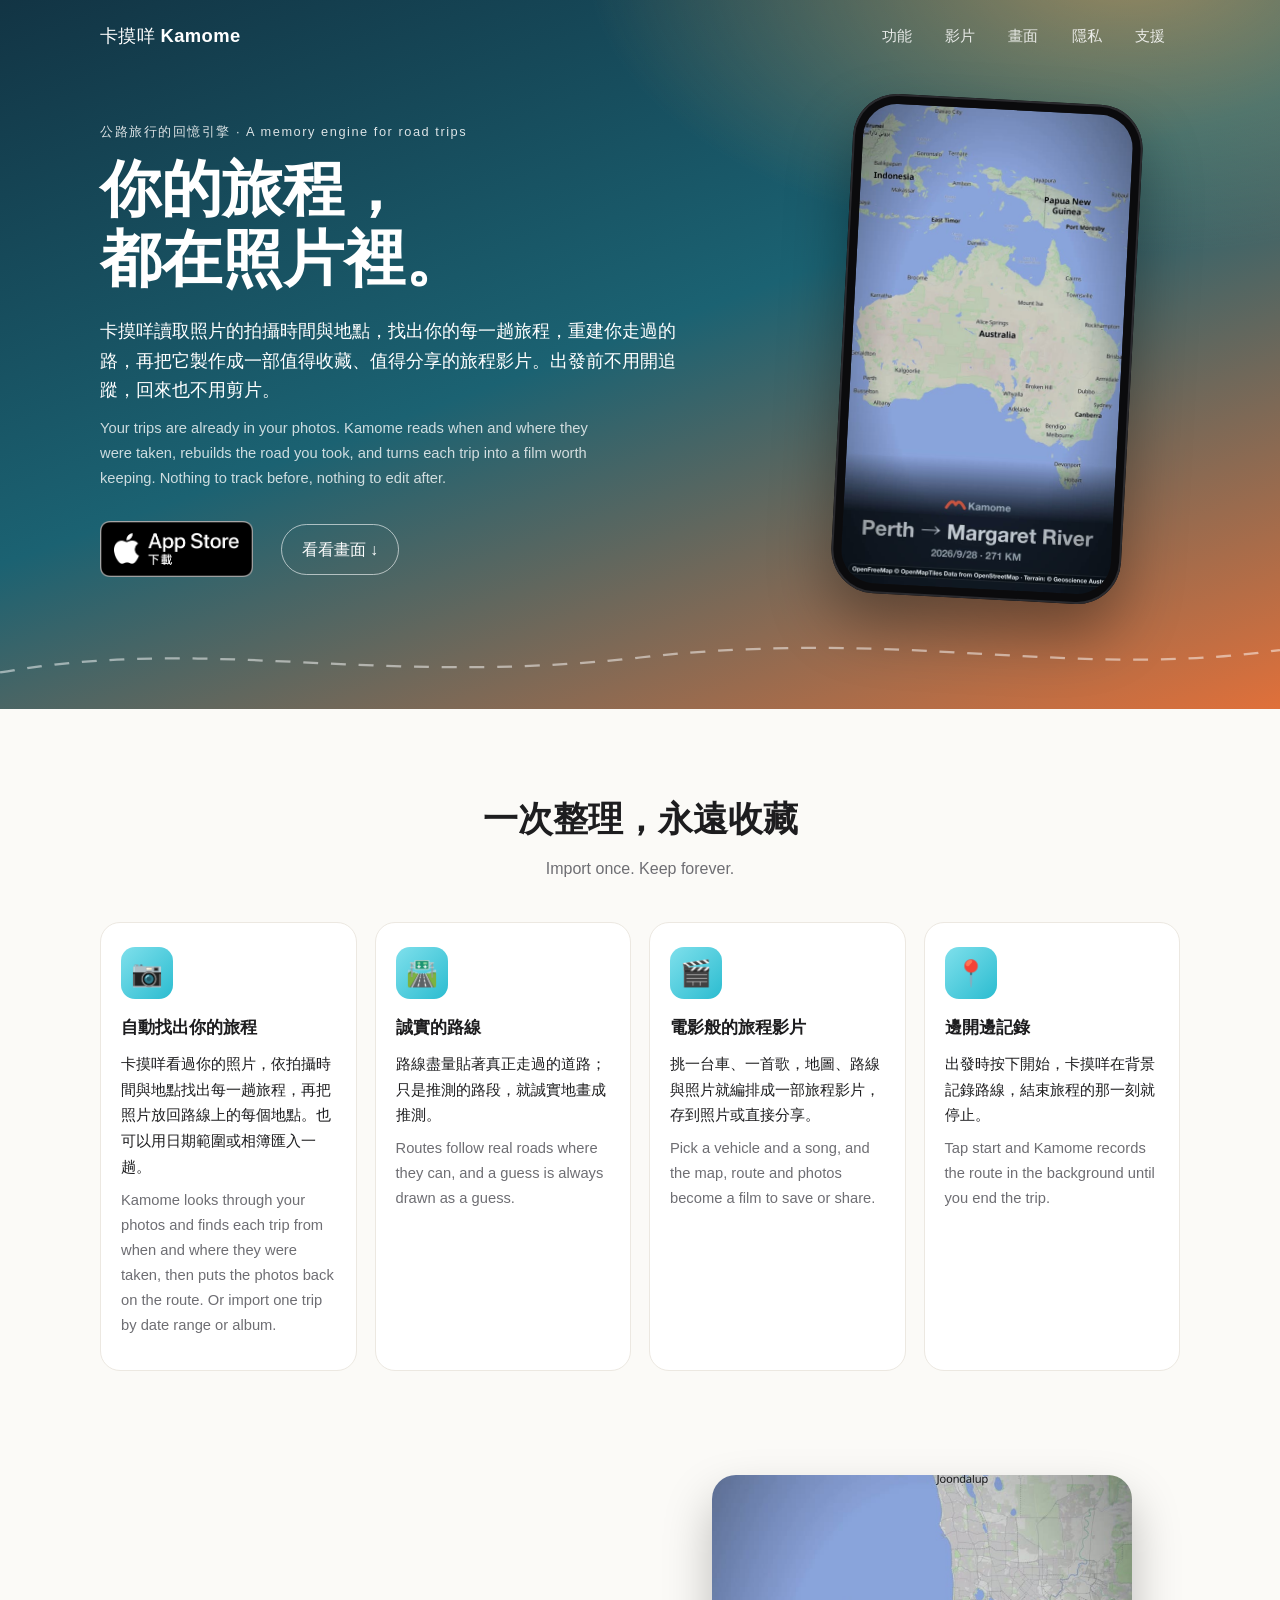
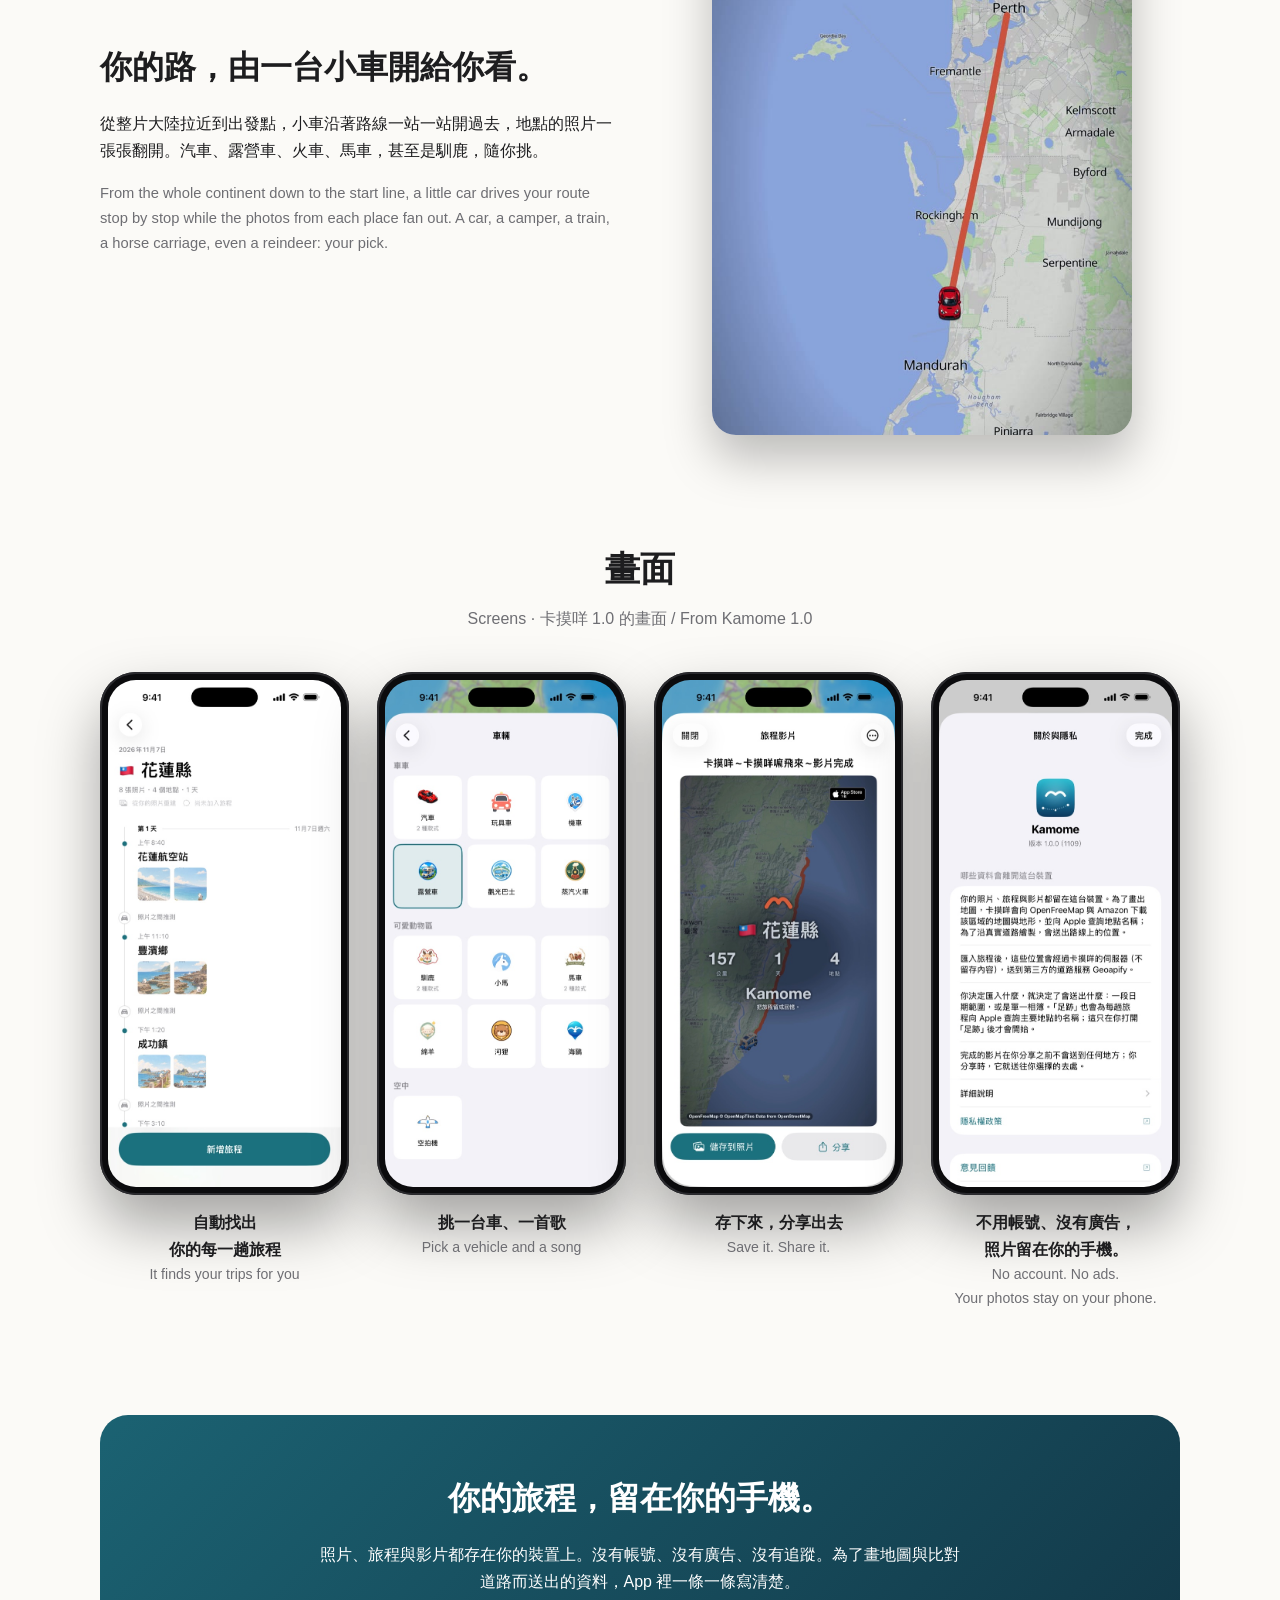
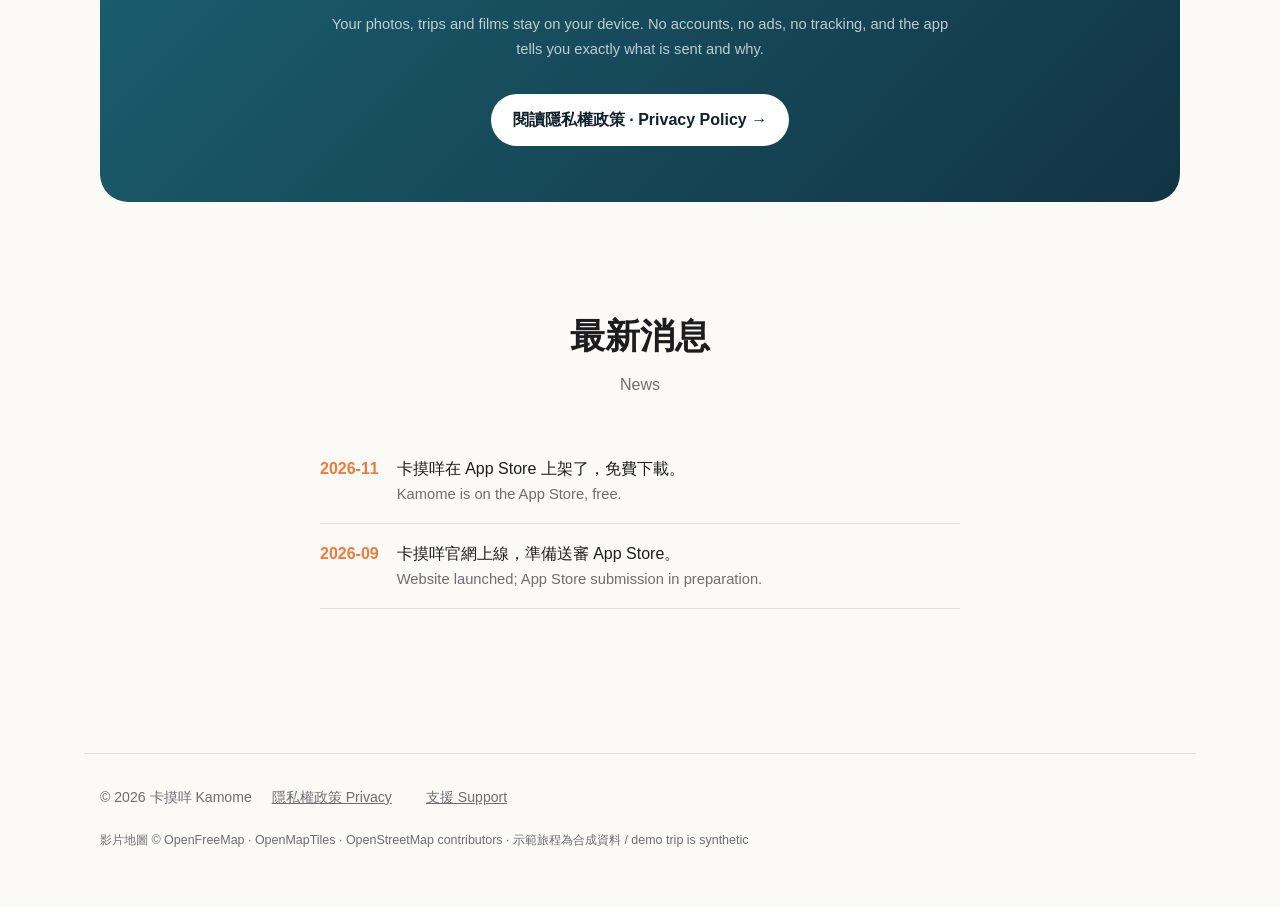
<file: index.html>
<!DOCTYPE html>
<html lang="zh-Hant">
<head>
<meta charset="utf-8">
<meta name="viewport" content="width=device-width, initial-scale=1">
<title>卡摸咩 Kamome — 公路旅行的回憶引擎</title>
<meta name="description" content="你的旅程，都在照片裡。卡摸咩從照片找出每一趟旅程，製作成一部旅程影片。Your trips are already in your photos. Kamome turns each one into a film.">
<meta property="og:title" content="卡摸咩 Kamome">
<meta property="og:description" content="你的旅程，都在照片裡。Your trips are already in your photos. 卡摸咩 Kamome 現已上架 App Store。">
<meta property="og:image" content="https://wen-chiu.github.io/kamome-site/assets/film-poster.jpg">
<link rel="stylesheet" href="style.css">
<link rel="stylesheet" href="home.css">
</head>
<body class="home">

<header class="hero">
  <nav class="top">
    <span class="brand">卡摸咩 <b>Kamome</b></span>
    <span class="links"><a href="#features">功能</a><a href="#film">影片</a><a href="#screens">畫面</a><a href="#privacy">隱私</a><a href="support/">支援</a></span>
  </nav>
  <div class="hero-grid">
    <div class="hero-copy">
      <p class="eyebrow">公路旅行的回憶引擎 · A memory engine for road trips</p>
      <h1>你的旅程，<br>都在照片裡。</h1>
      <p class="lede">卡摸咩讀取照片的拍攝時間與地點，找出你的每一趟旅程，重建你走過的路，再把它製作成一部值得收藏、值得分享的旅程影片。出發前不用開追蹤，回來也不用剪片。</p>
      <p class="lede en">Your trips are already in your photos. Kamome reads when and where they were taken, rebuilds the road you took, and turns each trip into a film worth keeping. Nothing to track before, nothing to edit after.</p>
      <div class="cta">
        <a class="store" href="https://apps.apple.com/app/id6813758768"><img src="assets/app-store-badge-zh-Hant.png" alt="在 App Store 下載卡摸咩 · Download Kamome on the App Store" width="153" height="56"></a>
        <a class="ghost" href="#screens">看看畫面 ↓</a>
      </div>
    </div>
    <div class="hero-phone">
      <div class="phone film">
        <video src="assets/film-clip.mp4" poster="assets/film-poster.jpg" autoplay muted loop playsinline aria-label="卡摸咩旅程影片片段"></video>
      </div>
    </div>
  </div>
  <svg class="road" viewBox="0 0 1200 120" preserveAspectRatio="none" aria-hidden="true">
    <path d="M0,90 C200,40 350,110 600,70 C850,30 1000,100 1200,60" fill="none" stroke="currentColor" stroke-width="3" stroke-dasharray="14 12"/>
  </svg>
</header>

<main class="wide">

<section id="features">
  <h2 class="section-title">一次整理，永遠收藏</h2>
  <p class="section-sub">Import once. Keep forever.</p>
  <div class="cards">
    <article class="card">
      <div class="icon">📷</div>
      <h3>自動找出你的旅程</h3>
      <p>卡摸咩看過你的照片，依拍攝時間與地點找出每一趟旅程，再把照片放回路線上的每個地點。也可以用日期範圍或相簿匯入一趟。</p>
      <p class="en">Kamome looks through your photos and finds each trip from when and where they were taken, then puts the photos back on the route. Or import one trip by date range or album.</p>
    </article>
    <article class="card">
      <div class="icon">🛣️</div>
      <h3>誠實的路線</h3>
      <p>路線盡量貼著真正走過的道路；只是推測的路段，就誠實地畫成推測。</p>
      <p class="en">Routes follow real roads where they can, and a guess is always drawn as a guess.</p>
    </article>
    <article class="card">
      <div class="icon">🎬</div>
      <h3>電影般的旅程影片</h3>
      <p>挑一台車、一首歌，地圖、路線與照片就編排成一部旅程影片，存到照片或直接分享。</p>
      <p class="en">Pick a vehicle and a song, and the map, route and photos become a film to save or share.</p>
    </article>
    <article class="card">
      <div class="icon">📍</div>
      <h3>邊開邊記錄</h3>
      <p>出發時按下開始，卡摸咩在背景記錄路線，結束旅程的那一刻就停止。</p>
      <p class="en">Tap start and Kamome records the route in the background until you end the trip.</p>
    </article>
  </div>
</section>

<section id="film" class="film-band">
  <div class="film-copy">
    <h2>你的路，由一台小車開給你看。</h2>
    <p>從整片大陸拉近到出發點，小車沿著路線一站一站開過去，地點的照片一張張翻開。汽車、露營車、火車、馬車，甚至是馴鹿，隨你挑。</p>
    <p class="en">From the whole continent down to the start line, a little car drives your route stop by stop while the photos from each place fan out. A car, a camper, a train, a horse carriage, even a reindeer: your pick.</p>
  </div>
  <div class="film-still">
    <img src="assets/film-drive.jpg" alt="旅程影片中，小車沿著海岸公路行駛" loading="lazy">
  </div>
</section>

<section id="screens">
  <h2 class="section-title">畫面</h2>
  <p class="section-sub">Screens · 卡摸咩 1.0 的畫面 / From Kamome 1.0</p>
  <div class="gallery">
    <figure><div class="phone"><img src="assets/screen-journey.jpg" alt="從照片重建的一趟旅程：每個地點和在那裡拍的照片" loading="lazy"></div><figcaption>自動找出<br>你的每一趟旅程<span>It finds your trips for you</span></figcaption></figure>
    <figure><div class="phone"><img src="assets/screen-vehicle.jpg" alt="選擇影片裡的車輛：汽車、露營車、火車、馴鹿等" loading="lazy"></div><figcaption>挑一台車、一首歌<span>Pick a vehicle and a song</span></figcaption></figure>
    <figure><div class="phone"><img src="assets/screen-save-share.jpg" alt="完成的旅程影片，可以存到照片或分享" loading="lazy"></div><figcaption>存下來，分享出去<span>Save it. Share it.</span></figcaption></figure>
    <figure><div class="phone"><img src="assets/screen-privacy.jpg" alt="關於與隱私：哪些資料會離開這台裝置" loading="lazy"></div><figcaption>不用帳號、沒有廣告，<br>照片留在你的手機。<span>No account. No ads.<br>Your photos stay on your phone.</span></figcaption></figure>
  </div>
</section>

<section id="privacy" class="privacy-band">
  <div>
    <h2><span class="phrase">你的旅程，</span><span class="phrase">留在你的手機。</span></h2>
    <p>照片、旅程與影片都存在你的裝置上。沒有帳號、沒有廣告、沒有追蹤。為了畫地圖與比對道路而送出的資料，App 裡一條一條寫清楚。</p>
    <p class="en">Your photos, trips and films stay on your device. No accounts, no ads, no tracking, and the app tells you exactly what is sent and why.</p>
    <a class="pill" href="privacy/"><span class="phrase">閱讀隱私權政策 ·</span> <span class="phrase">Privacy Policy&nbsp;→</span></a>
  </div>
</section>

<section id="news">
  <h2 class="section-title">最新消息</h2>
  <p class="section-sub">News</p>
  <ul class="news">
    <li><time>2026-11</time><span><span class="phrase">卡摸咩在 App Store 上架了，</span><span class="phrase">免費下載。</span><em class="en">Kamome is on the App Store, free.</em></span></li>
    <li><time>2026-09</time><span><span class="phrase">卡摸咩官網上線，</span><span class="phrase">準備送審 App&nbsp;Store。</span><em class="en">Website launched; App Store submission in preparation.</em></span></li>
  </ul>
</section>

</main>

<footer class="site-foot">
  <span>© 2026 卡摸咩 Kamome</span>
  <a href="privacy/">隱私權政策 Privacy</a>
  <a href="support/">支援 Support</a>
  <span class="credit">影片地圖 © OpenFreeMap · OpenMapTiles · OpenStreetMap contributors · 示範旅程為合成資料 / demo trip is synthetic</span>
</footer>

</body>
</html>
</file>
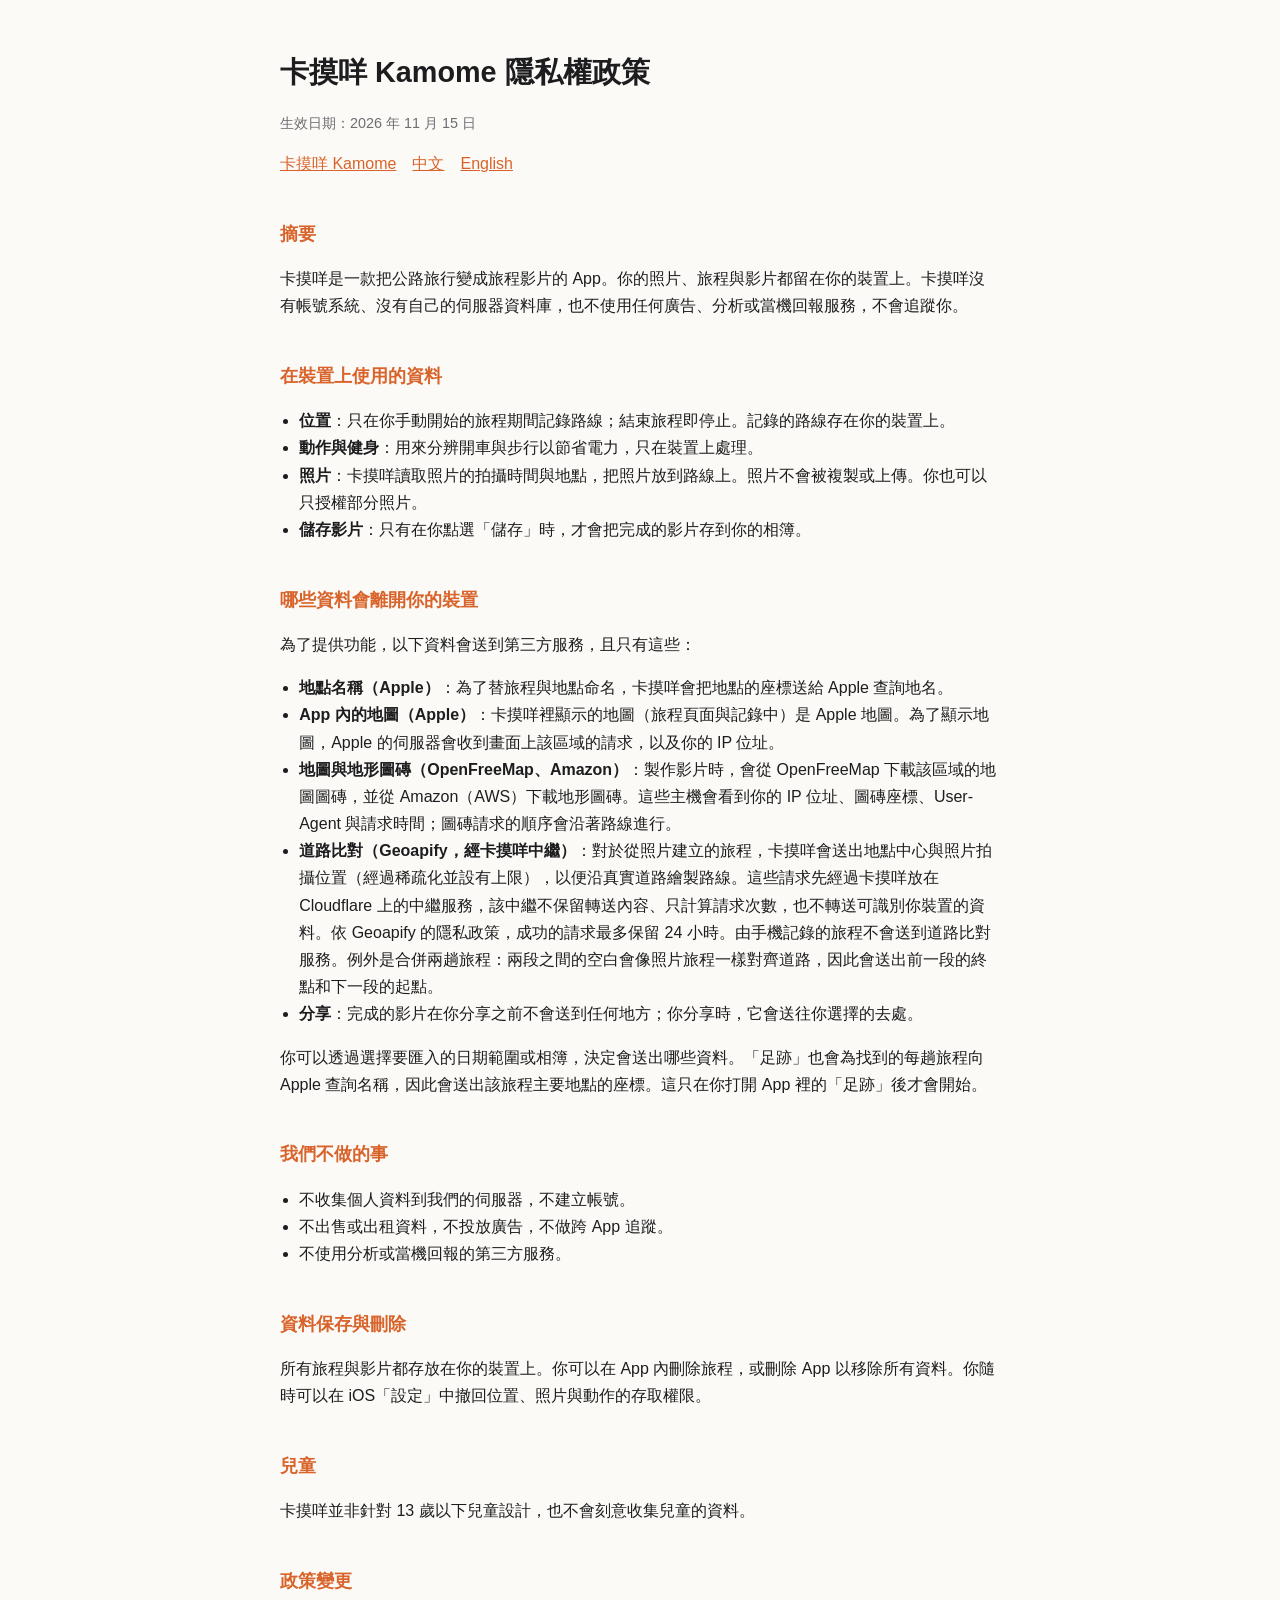
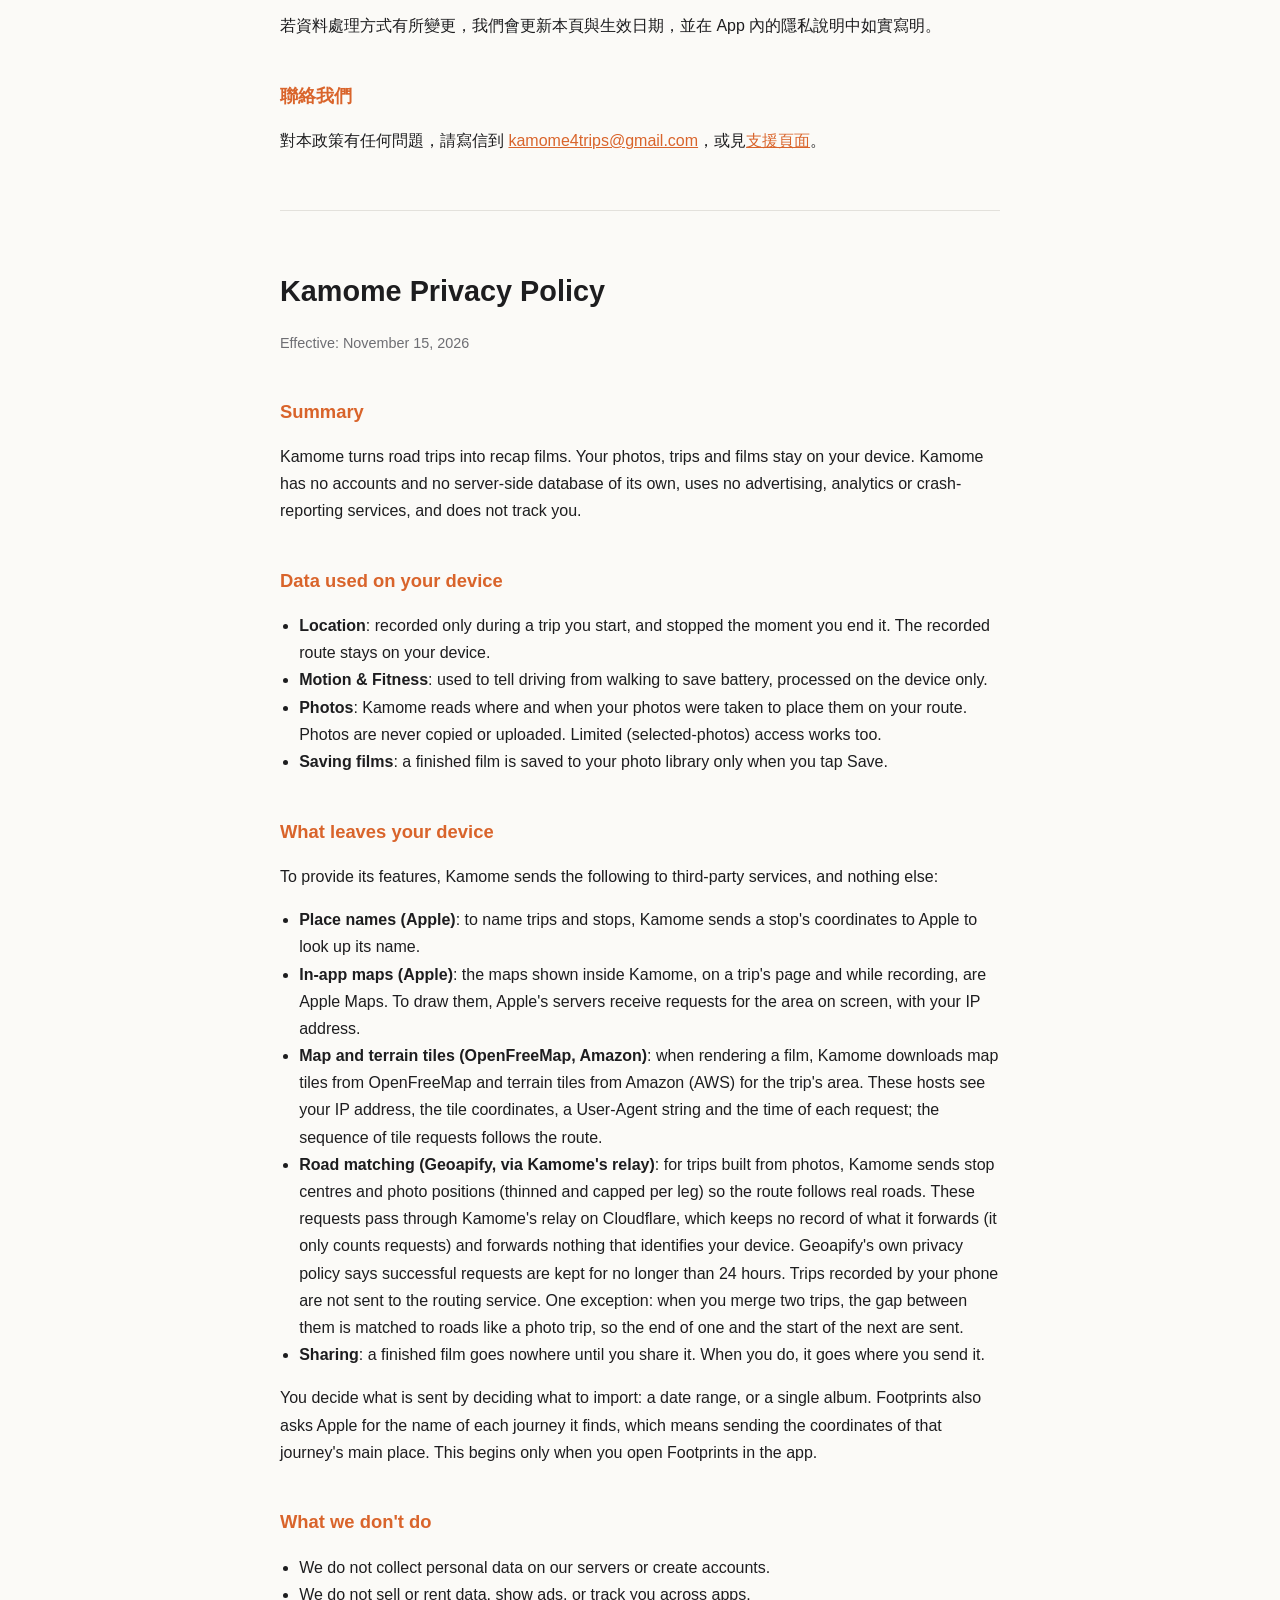
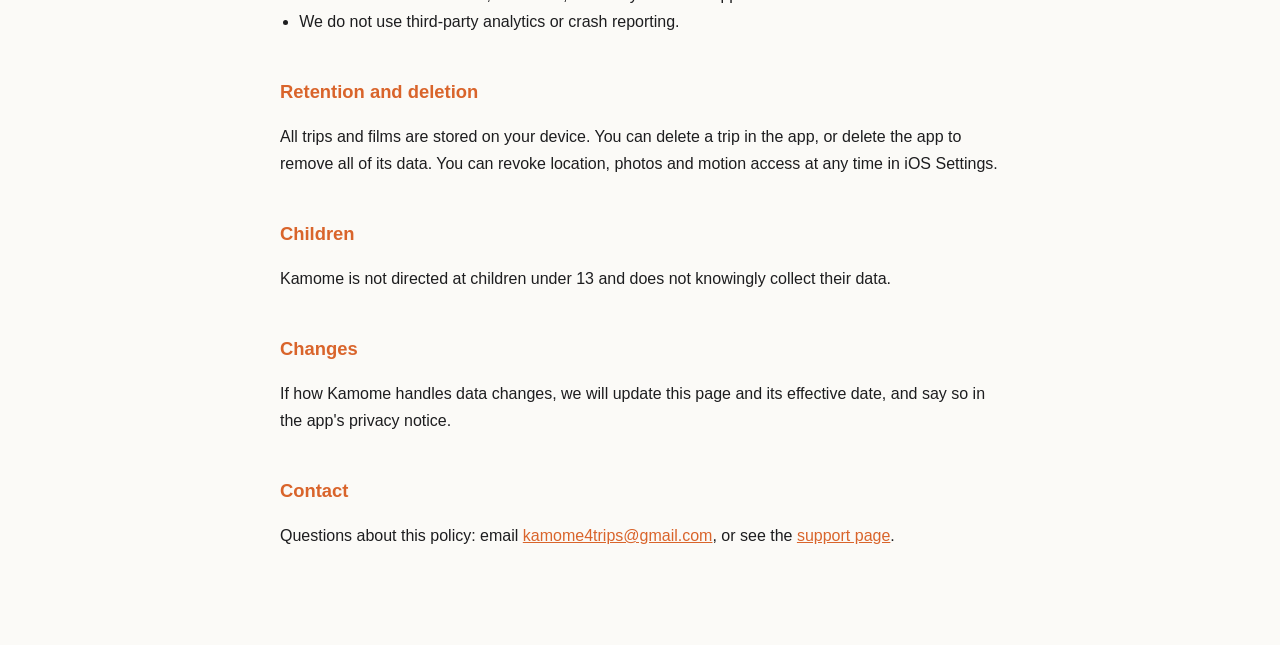
<file: privacy/index.html>
<!DOCTYPE html>
<html lang="zh-Hant">
<head>
<meta charset="utf-8">
<meta name="viewport" content="width=device-width, initial-scale=1">
<title>卡摸咩 Kamome — 隱私權政策 Privacy Policy</title>
<link rel="stylesheet" href="../style.css">
</head>
<body>
<main>

<h1>卡摸咩 Kamome 隱私權政策</h1>
<p class="meta">生效日期：2026 年 11 月 15 日</p>
<nav><a href="../">卡摸咩 Kamome</a><a href="#zh">中文</a><a href="#en">English</a></nav>

<section id="zh">
<h2>摘要</h2>
<p>卡摸咩是一款把公路旅行變成旅程影片的 App。你的照片、旅程與影片都留在你的裝置上。卡摸咩沒有帳號系統、沒有自己的伺服器資料庫，也不使用任何廣告、分析或當機回報服務，不會追蹤你。</p>

<h2>在裝置上使用的資料</h2>
<ul>
  <li><strong>位置</strong>：只在你手動開始的旅程期間記錄路線；結束旅程即停止。記錄的路線存在你的裝置上。</li>
  <li><strong>動作與健身</strong>：用來分辨開車與步行以節省電力，只在裝置上處理。</li>
  <li><strong>照片</strong>：卡摸咩讀取照片的拍攝時間與地點，把照片放到路線上。照片不會被複製或上傳。你也可以只授權部分照片。</li>
  <li><strong>儲存影片</strong>：只有在你點選「儲存」時，才會把完成的影片存到你的相簿。</li>
</ul>

<h2>哪些資料會離開你的裝置</h2>
<p>為了提供功能，以下資料會送到第三方服務，且只有這些：</p>
<ul>
  <li><strong>地點名稱（Apple）</strong>：為了替旅程與地點命名，卡摸咩會把地點的座標送給 Apple 查詢地名。</li>
  <li><strong>App 內的地圖（Apple）</strong>：卡摸咩裡顯示的地圖（旅程頁面與記錄中）是 Apple 地圖。為了顯示地圖，Apple 的伺服器會收到畫面上該區域的請求，以及你的 IP 位址。</li>
  <li><strong>地圖與地形圖磚（OpenFreeMap、Amazon）</strong>：製作影片時，會從 OpenFreeMap 下載該區域的地圖圖磚，並從 Amazon（AWS）下載地形圖磚。這些主機會看到你的 IP 位址、圖磚座標、User-Agent 與請求時間；圖磚請求的順序會沿著路線進行。</li>
  <li><strong>道路比對（Geoapify，經卡摸咩中繼）</strong>：對於從照片建立的旅程，卡摸咩會送出地點中心與照片拍攝位置（經過稀疏化並設有上限），以便沿真實道路繪製路線。這些請求先經過卡摸咩放在 Cloudflare 上的中繼服務，該中繼不保留轉送內容、只計算請求次數，也不轉送可識別你裝置的資料。依 Geoapify 的隱私政策，成功的請求最多保留 24 小時。由手機記錄的旅程不會送到道路比對服務。例外是合併兩趟旅程：兩段之間的空白會像照片旅程一樣對齊道路，因此會送出前一段的終點和下一段的起點。</li>
  <li><strong>分享</strong>：完成的影片在你分享之前不會送到任何地方；你分享時，它會送往你選擇的去處。</li>
</ul>
<p>你可以透過選擇要匯入的日期範圍或相簿，決定會送出哪些資料。「足跡」也會為找到的每趟旅程向 Apple 查詢名稱，因此會送出該旅程主要地點的座標。這只在你打開 App 裡的「足跡」後才會開始。</p>

<h2>我們不做的事</h2>
<ul>
  <li>不收集個人資料到我們的伺服器，不建立帳號。</li>
  <li>不出售或出租資料，不投放廣告，不做跨 App 追蹤。</li>
  <li>不使用分析或當機回報的第三方服務。</li>
</ul>

<h2>資料保存與刪除</h2>
<p>所有旅程與影片都存放在你的裝置上。你可以在 App 內刪除旅程，或刪除 App 以移除所有資料。你隨時可以在 iOS「設定」中撤回位置、照片與動作的存取權限。</p>

<h2>兒童</h2>
<p>卡摸咩並非針對 13 歲以下兒童設計，也不會刻意收集兒童的資料。</p>

<h2>政策變更</h2>
<p>若資料處理方式有所變更，我們會更新本頁與生效日期，並在 App 內的隱私說明中如實寫明。</p>

<h2>聯絡我們</h2>
<p>對本政策有任何問題，請寫信到 <a href="mailto:kamome4trips@gmail.com">kamome4trips@gmail.com</a>，或見<a href="../support/">支援頁面</a>。</p>
</section>

<hr>

<section id="en" lang="en">
<h1>Kamome Privacy Policy</h1>
<p class="meta">Effective: November 15, 2026</p>

<h2>Summary</h2>
<p>Kamome turns road trips into recap films. Your photos, trips and films stay on your device. Kamome has no accounts and no server-side database of its own, uses no advertising, analytics or crash-reporting services, and does not track you.</p>

<h2>Data used on your device</h2>
<ul>
  <li><strong>Location</strong>: recorded only during a trip you start, and stopped the moment you end it. The recorded route stays on your device.</li>
  <li><strong>Motion &amp; Fitness</strong>: used to tell driving from walking to save battery, processed on the device only.</li>
  <li><strong>Photos</strong>: Kamome reads where and when your photos were taken to place them on your route. Photos are never copied or uploaded. Limited (selected-photos) access works too.</li>
  <li><strong>Saving films</strong>: a finished film is saved to your photo library only when you tap Save.</li>
</ul>

<h2>What leaves your device</h2>
<p>To provide its features, Kamome sends the following to third-party services, and nothing else:</p>
<ul>
  <li><strong>Place names (Apple)</strong>: to name trips and stops, Kamome sends a stop's coordinates to Apple to look up its name.</li>
  <li><strong>In-app maps (Apple)</strong>: the maps shown inside Kamome, on a trip's page and while recording, are Apple Maps. To draw them, Apple's servers receive requests for the area on screen, with your IP address.</li>
  <li><strong>Map and terrain tiles (OpenFreeMap, Amazon)</strong>: when rendering a film, Kamome downloads map tiles from OpenFreeMap and terrain tiles from Amazon (AWS) for the trip's area. These hosts see your IP address, the tile coordinates, a User-Agent string and the time of each request; the sequence of tile requests follows the route.</li>
  <li><strong>Road matching (Geoapify, via Kamome's relay)</strong>: for trips built from photos, Kamome sends stop centres and photo positions (thinned and capped per leg) so the route follows real roads. These requests pass through Kamome's relay on Cloudflare, which keeps no record of what it forwards (it only counts requests) and forwards nothing that identifies your device. Geoapify's own privacy policy says successful requests are kept for no longer than 24 hours. Trips recorded by your phone are not sent to the routing service. One exception: when you merge two trips, the gap between them is matched to roads like a photo trip, so the end of one and the start of the next are sent.</li>
  <li><strong>Sharing</strong>: a finished film goes nowhere until you share it. When you do, it goes where you send it.</li>
</ul>
<p>You decide what is sent by deciding what to import: a date range, or a single album. Footprints also asks Apple for the name of each journey it finds, which means sending the coordinates of that journey's main place. This begins only when you open Footprints in the app.</p>

<h2>What we don't do</h2>
<ul>
  <li>We do not collect personal data on our servers or create accounts.</li>
  <li>We do not sell or rent data, show ads, or track you across apps.</li>
  <li>We do not use third-party analytics or crash reporting.</li>
</ul>

<h2>Retention and deletion</h2>
<p>All trips and films are stored on your device. You can delete a trip in the app, or delete the app to remove all of its data. You can revoke location, photos and motion access at any time in iOS Settings.</p>

<h2>Children</h2>
<p>Kamome is not directed at children under 13 and does not knowingly collect their data.</p>

<h2>Changes</h2>
<p>If how Kamome handles data changes, we will update this page and its effective date, and say so in the app's privacy notice.</p>

<h2>Contact</h2>
<p>Questions about this policy: email <a href="mailto:kamome4trips@gmail.com">kamome4trips@gmail.com</a>, or see the <a href="../support/">support page</a>.</p>
</section>

</main>
</body>
</html>
</file>
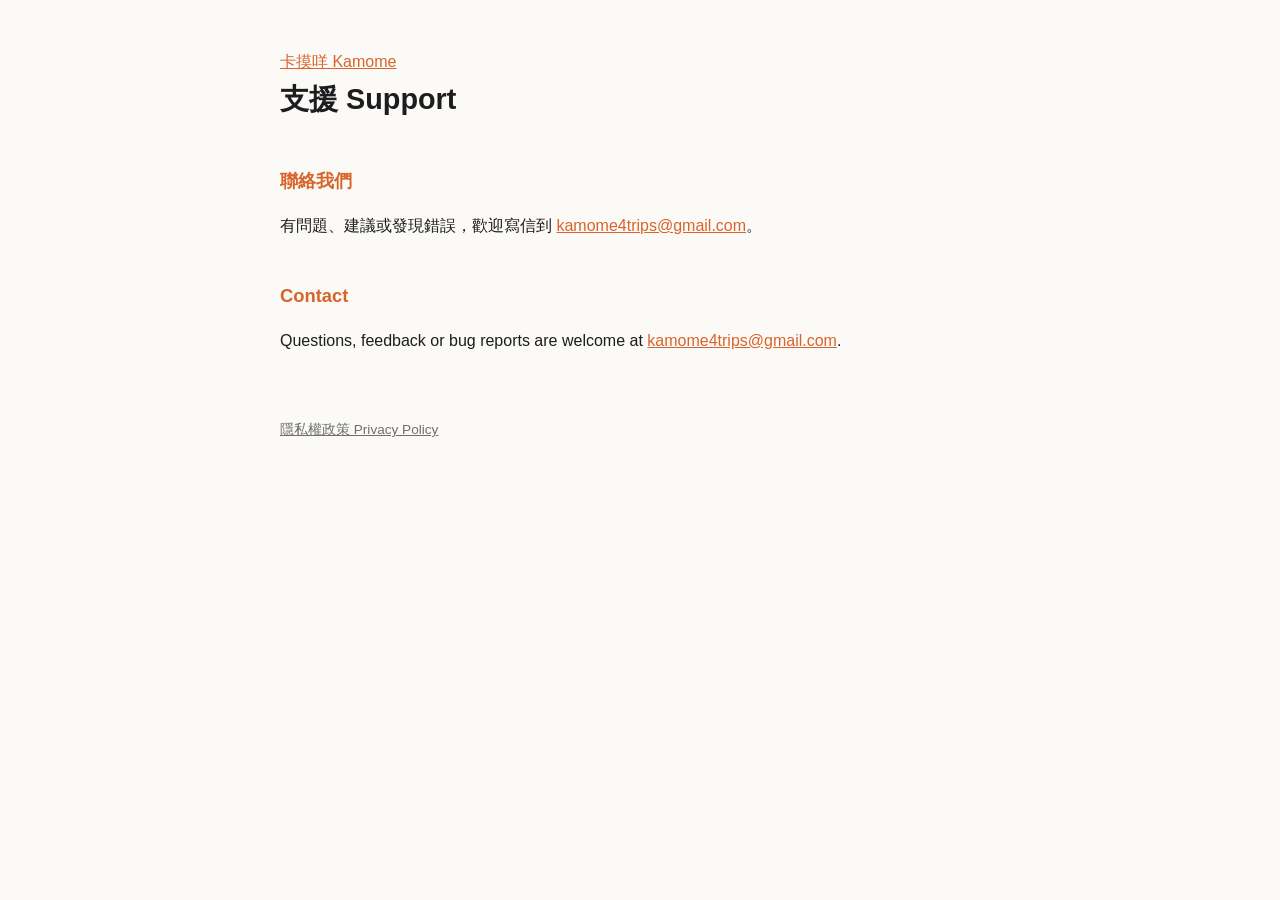
<file: support/index.html>
<!DOCTYPE html>
<html lang="zh-Hant">
<head>
<meta charset="utf-8">
<meta name="viewport" content="width=device-width, initial-scale=1">
<title>卡摸咩 Kamome — 支援 Support</title>
<link rel="stylesheet" href="../style.css">
</head>
<body>
<main>
<nav><a href="../">卡摸咩 Kamome</a></nav>
<h1>支援 Support</h1>

<h2>聯絡我們</h2>
<p>有問題、建議或發現錯誤，歡迎寫信到 <a href="mailto:kamome4trips@gmail.com">kamome4trips@gmail.com</a>。</p>

<h2 lang="en">Contact</h2>
<p lang="en">Questions, feedback or bug reports are welcome at <a href="mailto:kamome4trips@gmail.com">kamome4trips@gmail.com</a>.</p>

<footer><a href="../privacy/">隱私權政策 Privacy Policy</a></footer>
</main>
</body>
</html>
</file>
<file: style.css>
:root { --bg:#fbfaf7; --fg:#1d1d1f; --muted:#6e6e73; --rule:#e3e1dc; --accent:#d9642b; }
@media (prefers-color-scheme: dark) {
  :root { --bg:#141416; --fg:#ececef; --muted:#9a9aa0; --rule:#2c2c30; --accent:#4fc3d9; }
}
body { margin:0; background:var(--bg); color:var(--fg);
       font:16px/1.7 -apple-system, BlinkMacSystemFont, "PingFang TC", "Noto Sans TC", sans-serif; }
main { max-width:720px; margin:0 auto; padding:48px 16px 80px; }
h1 { font-size:1.8rem; margin:0 0 4px; }
h2 { font-size:1.15rem; margin:2.2em 0 .4em; color:var(--accent); }
.meta { color:var(--muted); font-size:.9rem; }
nav a { color:var(--accent); margin-right:1em; }
hr { border:0; border-top:1px solid var(--rule); margin:56px 0; }
ul { padding-left:1.2em; }
a { color:var(--accent); }
footer { color:var(--muted); font-size:.85rem; margin-top:64px; }
footer a { color:var(--muted); margin-right:1em; }
</file>
<file: home.css>
/* Promo home page. Palette follows the app and film: sea cyan, sunset orange trail. */
.home {
  --sun:#f07a3a; --sun2:#ffb35c; --sea:#2bbcd0; --ink:#10212b;
  --card:#ffffff; --card-rule:#ece8e1;
}
@media (prefers-color-scheme: dark) {
  .home { --card:#1c1c20; --card-rule:#2c2c30; }
}
.home .en { color:var(--muted); font-size:.92em; }

/* Hero */
.hero {
  position:relative; overflow:hidden; color:#fff;
  background:
    radial-gradient(900px 480px at 88% -5%, rgba(255,179,92,.55), transparent 60%),
    linear-gradient(160deg, #123444 0%, #1b6272 48%, #e0703a 100%);
  padding:0 16px 110px;
}
.hero .en { color:rgba(255,255,255,.78); }
.top { max-width:1080px; margin:0 auto; display:flex; justify-content:space-between; align-items:center; padding:20px 0; gap:12px; flex-wrap:wrap; }
.brand { font-size:1.15rem; letter-spacing:.02em; }
.top .links a { color:#fff; opacity:.85; text-decoration:none; margin-left:18px; font-size:.95rem; }
.top .links a:hover { opacity:1; }
.hero-grid { max-width:1080px; margin:0 auto; display:grid; grid-template-columns:1.25fr .75fr; gap:48px; align-items:center; padding-top:28px; }
.eyebrow { letter-spacing:.12em; font-size:.8rem; opacity:.85; margin:0 0 12px; }
.hero h1 { font-size:clamp(2.2rem, 5.4vw, 3.8rem); line-height:1.15; margin:0 0 22px; }
.lede { font-size:1.1rem; max-width:34em; margin:0 0 10px; }
.cta { display:flex; gap:28px; flex-wrap:wrap; align-items:center; margin-top:30px; }
/* Apple's badge, unmodified: at least 40 px tall, clear space of a quarter of its height (App Store Marketing Guidelines). */
.store { display:inline-block; line-height:0; }
.store img { display:block; height:56px; width:auto; }
.ghost { color:#fff; border:1px solid rgba(255,255,255,.6); border-radius:999px; padding:11px 20px; text-decoration:none; }
.road { position:absolute; left:0; right:0; bottom:14px; width:100%; height:90px; color:rgba(255,255,255,.5); }
.hero-phone { display:flex; justify-content:center; }
.hero-phone .phone { width:min(270px, 68vw); transform:rotate(3deg); }

/* Phone frame */
.phone {
  background:#0b0b0d; border-radius:44px; padding:10px;
  box-shadow:0 30px 60px rgba(0,0,0,.35), inset 0 0 0 2px #2a2a2e;
}
.phone img, .phone video { display:block; width:100%; border-radius:34px; aspect-ratio:1206/2622; object-fit:cover; background:#222; }
.phone.film img, .phone.film video { aspect-ratio:9/16; }

/* Sections */
main.wide { max-width:1080px; padding:80px 16px 40px; }
.section-title { font-size:clamp(1.6rem, 3.4vw, 2.2rem); margin:0; color:var(--fg); text-align:center; }
.section-sub { text-align:center; color:var(--muted); margin:6px 0 40px; }
main section { margin-bottom:104px; }

.cards { display:grid; grid-template-columns:repeat(4, 1fr); gap:18px; }
.card { background:var(--card); border:1px solid var(--card-rule); border-radius:20px; padding:24px 20px; }
.card .icon { font-size:1.6rem; width:52px; height:52px; display:grid; place-items:center; border-radius:14px; background:linear-gradient(135deg, #7fe0ec, var(--sea)); margin-bottom:14px; }
.card h3 { margin:0 0 8px; font-size:1.08rem; }
.card p { margin:0 0 8px; font-size:.95rem; }

.film-band { display:grid; grid-template-columns:1fr 1fr; gap:48px; align-items:center; }
.film-copy h2 { font-size:clamp(1.5rem, 3vw, 2rem); margin:0 0 16px; color:var(--fg); }
.film-still img { width:100%; max-width:420px; display:block; margin:0 auto; border-radius:24px; box-shadow:0 24px 48px rgba(0,0,0,.25); aspect-ratio:9/16; object-fit:cover; object-position:50% 45%; max-height:560px; }

.gallery { display:grid; grid-template-columns:repeat(4, 1fr); gap:28px; }
.gallery figure { margin:0; }
.gallery .phone { border-radius:36px; padding:8px; }
.gallery .phone img { border-radius:28px; }
.gallery figcaption { text-align:center; margin-top:14px; font-weight:600; }
.gallery figcaption span { display:block; font-weight:400; color:var(--muted); font-size:.88rem; }

.privacy-band { border-radius:28px; padding:56px 32px; color:#fff; text-align:center;
  background:linear-gradient(135deg, #1b6272, #123444); }
.privacy-band > div { max-width:640px; margin:0 auto; }
.privacy-band h2 { margin:0 0 16px; font-size:clamp(1.5rem, 3vw, 2rem); color:#fff; }
.phrase { display:inline-block; } /* a line breaks between phrases, never inside one */
.privacy-band .en { color:rgba(255,255,255,.72); }
.pill { display:inline-block; margin-top:18px; background:#fff; color:var(--ink); border-radius:999px; padding:12px 22px; text-decoration:none; font-weight:600; }

.news { list-style:none; padding:0; max-width:640px; margin:0 auto; }
.news li { display:flex; gap:18px; padding:16px 0; border-bottom:1px solid var(--rule); }
.news time { color:var(--sun); font-weight:600; white-space:nowrap; }
.news em { display:block; font-style:normal; }

.site-foot { max-width:1080px; margin:0 auto; padding:32px 16px 56px; color:var(--muted); font-size:.88rem; display:flex; gap:20px; flex-wrap:wrap; border-top:1px solid var(--rule); }
.site-foot a { color:var(--muted); }
.site-foot .credit { flex-basis:100%; font-size:.78rem; }

@media (max-width:860px) {
  .hero-grid, .film-band { grid-template-columns:1fr; gap:40px; }
  .cards, .gallery { grid-template-columns:repeat(2, 1fr); }
  .top .links a { margin-left:0; margin-right:14px; }
}
@media (max-width:480px) {
  .cards { grid-template-columns:1fr; }
  .gallery { gap:16px; }
}
@media (prefers-reduced-motion: reduce) {
  .hero-phone .phone { transform:none; }
}
</file>
